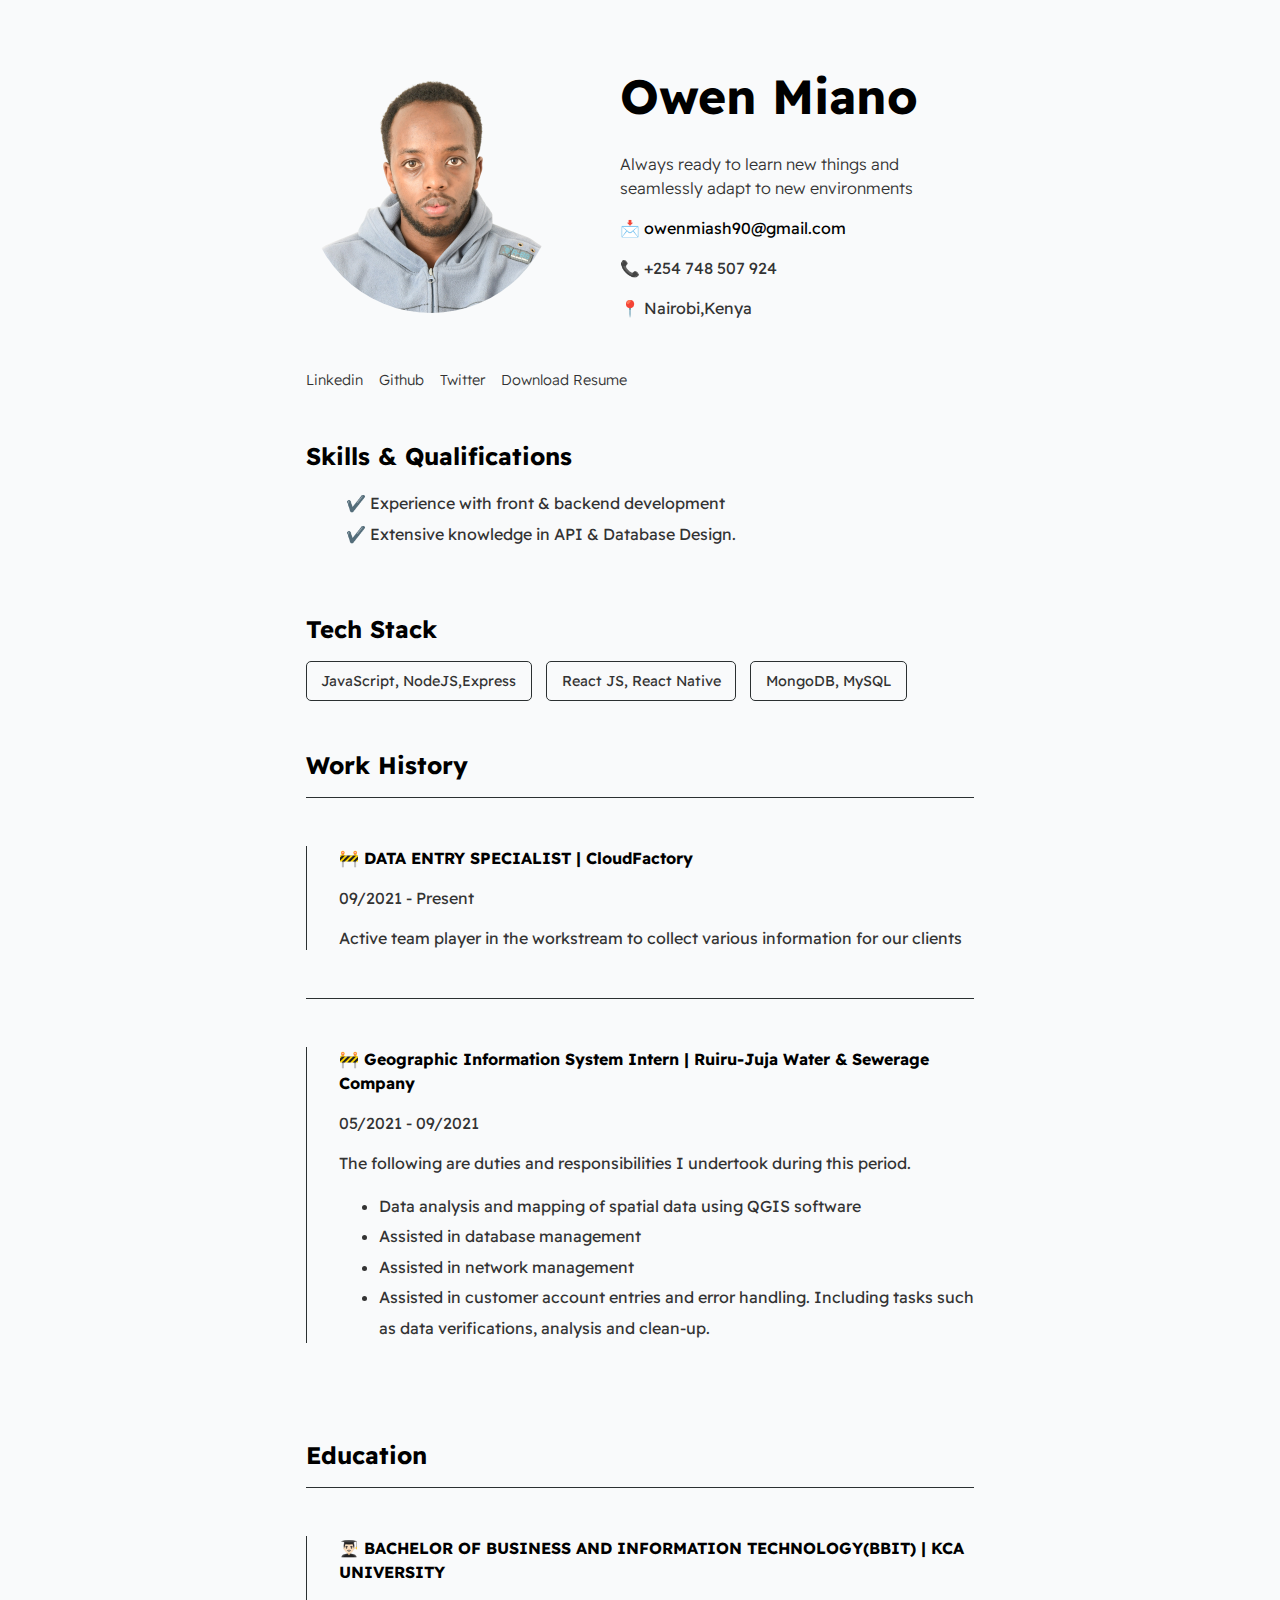
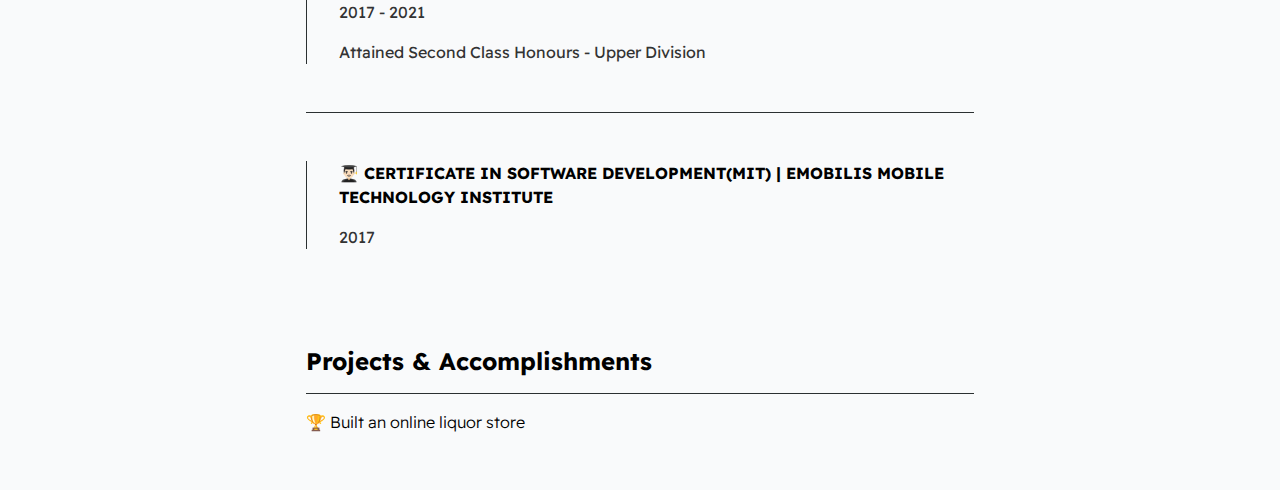
<file: index.html>
<!DOCTYPE html>
<html lang="en">
<head>
    <meta charset="UTF-8">
    <meta http-equiv="X-UA-Compatible" content="IE=edge">
    <meta name="viewport" content="width=device-width, initial-scale=1.0">
    <link rel="icon"  href="assets/images/owen.png">
    <link rel="stylesheet" href="styles/main.css">
    <title>Owen Miano Kabugi</title>
</head>
<body>
    <div id="container--main" >

        <section id="wrapper--hero" class="section--page">
            <img id="profile-pic" src="assets/images/owen.png" alt="profile photo">

            <div>
                <h1 id="user-name">Owen Miano</h1>
                <p id="bio">Always ready to learn new things and seamlessly adapt to new environments</p>
                <p id="email">📩 owenmiash90@gmail.com</p>
                <p>📞 +254 748 507 924</p>
                <p>📍 Nairobi,Kenya</p>
                
            </div>

        </section>
      
        <section class="section--page">
            <div id="socials--list">
                <a href="https://www.linkedin.com/in/owen-miano-262493198/" target="_blank">Linkedin</a>
                <a href="https://github.com/owenmiano" target="_blank">Github</a>
                <a href="https://twitter.com/miano_owen" target="_blank">Twitter</a>
                <a href="https://docs.google.com/document/d/14XMV1f4LqSW-tfVourm2_xNWM2b2TFpI/edit?usp=sharing&ouid=104748093985859818673&rtpof=true&sd=true" target="_blank">Download Resume</a>
            </div>
        </section>
      
        <section class="section--page">
            <h2>Skills & Qualifications</h2>
            <ul id="qualifications--list">
                <li>✔️ Experience with front & backend development</li>
                <li>✔️ Extensive knowledge in API & Database Design.</li>
                    
            </ul>
        </section>

        <section class="section--page">
            <h2>Tech Stack</h2>
            <div id="wrapper--techstack_items">
                <div class="card--techstack"><span>JavaScript, NodeJS,Express</span></div>
                <div class="card--techstack"><span>React JS, React Native</span></div>
                <div class="card--techstack"><span>MongoDB, MySQL</span></div>
            </div>
        </section>
        <section class="section--page" id="work-history-wrapper">
            <h2>Work History</h2>
            <div class="line-break"></div>

            <div class="card--work-history">
                <strong>🚧 DATA ENTRY SPECIALIST | CloudFactory</strong>
                <p>09/2021 - Present</p>
                <p>Active team player in the workstream to collect various information for our clients</p>
                
            </div>

            <div class="line-break"></div>

            <div class="card--work-history">
                <strong>🚧 Geographic Information System Intern | Ruiru-Juja Water & Sewerage Company</strong>
                <p>05/2021 - 09/2021</p>
                 <p>The following are duties and responsibilities I undertook during this period.</p>
                <ul>
                    <li>Data analysis and mapping of spatial data using QGIS software</li>
                    <li>Assisted in database management</li>
                    <li>Assisted in network management</li>
                    <li>Assisted in customer account entries and error handling. Including tasks such as data verifications, analysis and clean-up.</li>
                </ul>
            </div>
        </section>
        <section class="section--page" id="education-wrapper">
            <h2>Education</h2>
            <div class="line-break"></div>

            <div class="card--education">
                <strong>👨🏻‍🎓 BACHELOR OF BUSINESS AND INFORMATION TECHNOLOGY(BBIT) | KCA UNIVERSITY</strong>
                <p>2017 - 2021</p>
                <p>Attained Second Class Honours - Upper Division</p>                
            </div>

            <div class="line-break"></div>

            <div class="card--education">
                <strong>👨🏻‍🎓 CERTIFICATE IN SOFTWARE DEVELOPMENT(MIT) | EMOBILIS MOBILE TECHNOLOGY INSTITUTE</strong>
                <p>2017</p>
            </div>
        </section>

        <section class="section--page">
            <h2>Projects & Accomplishments</h2>

            <div class="card--project">
                <a href="projects/quest.html"><span>🏆 </span>Built an online liquor store</a>
            </div>

            

        </section>
    </div>
</body>
</html>
</file>
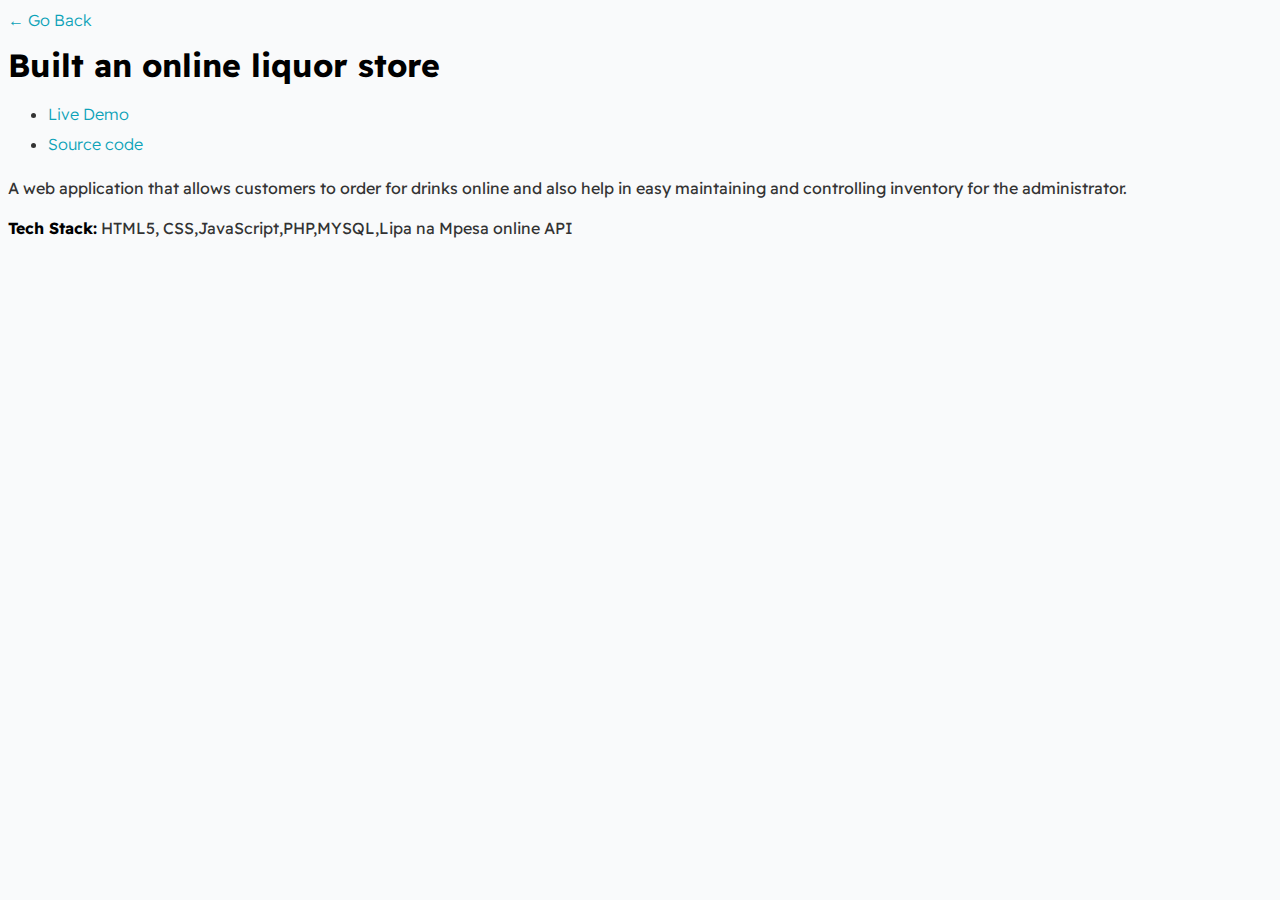
<file: projects/quest.html>
<!DOCTYPE html>
<html lang="en">
<head>
    <meta charset="UTF-8">
    <meta http-equiv="X-UA-Compatible" content="IE=edge">
    <link rel="stylesheet" href="/styles/main.css">
    <meta name="viewport" content="width=device-width, initial-scale=1.0">
    <title>Owen Miano Kabugi</title>
    <link rel="icon"  href="/assets/images/owen.png">

</head>
<body>
    <div class="container--main">
        <a href="../index.html">&#x2190; Go Back</a>
            <h1>Built an online liquor store</h1> 

            <ul>
                <li><a href="https://lliquor-store-app.herokuapp.com/" target="_blank">Live Demo</a></li>
                <li><a href="https://github.com/owenmiano/Online-Liquor-Store" target="_blank">Source code</a></li>
            </ul>
            <p>A web application that allows customers to order for drinks online and also help in easy maintaining and controlling inventory for the administrator.</p>
            <p><strong>Tech Stack:</strong> HTML5, CSS,JavaScript,PHP,MYSQL,Lipa na Mpesa online API </p>
    </div>
</body>
</html>
</file>
<file: styles/main.css>
@import url('https://fonts.googleapis.com/css2?family=Readex+Pro:wght@300;400;500;600;700&display=swap');
:root{
    --mainTextColor-light:#000;
    --secondaryTextColor-light:rgb(51 51 51);
    --mainLinkColor-light:#0da2b8;
    --mainBorderColor-light:rgb(218, 218, 218);
    --mainBgColor-light:rgb(249, 250,251);

    --mainTextColor-dark:#fff;
    --secondaryTextColor-dark:#adb0b1;
    --mainLinkColor-dark:rgb(30, 190,214);
    --mainBorderColor-dark:#2b3031;
    --mainBgColor-dark:#131415;
    
    --mainTextColor:var(--mainTextColor-dark);
    --secondaryTextColor:var(--secondaryTextColor-dark);
    --mainLinkColor:var(--mainLinkColor-dark);
    --mainBorderColor:var(--mainBorderColor-dark);
    --mainBgColor:var(--mainBgColor-dark);

}

*{
    font-family: 'Readex Pro';
    line-height: 1.5rem;
    box-sizing: border-box;
    color: #000;
}
body{
    background-color: rgb(249, 250,251);;
}
p, span, li{
    color: rgb(51 51 51);
    font-size: 1em;
}
a{
    text-decoration: none;
    color:#0da2b8 ;
    font-size: 500;
}
li{
    line-height: 1.9em;
}
#container--main{
    max-width: 700px;
    margin: 0 auto;
    padding: 1em;
}

.section--page{
    padding-top: 1em;
    padding-bottom: 1em;
}

#wrapper--hero{
    display: flex;
    align-items: center;
    gap: 4em;
}

#user-name{
    font-size: 3em;
    line-height: 1em;
}

#bio, a{
    font-weight: 300;
}

#profile-pic{
    width: 250px;
    height: 250px;
    object-fit: cover;
    border-radius: 50%;
}

#email{
    color: #000;
}

#socials--list{
    display: flex;
    justify-content: flex-start;
    column-gap: 1em;
    flex-wrap: wrap;
}

#socials--list a{
    font-weight: 300;
    color: rgb(51 51 51);
    font-size: 0.9em;
    transition: 0.3s;
}

#socials--list a:hover{
    font-weight: 100;
    color: #0da2b8 ;
    font-size: 0.9em;
}

#qualifications--list{
    list-style: none;
}

#wrapper--techstack_items{
    display: flex;
    flex-wrap: wrap;
    gap: 1em;
    font-size: 0.9em;
}
.card--techstack{
    border: 1px solid var(--mainBorderColor);
    border-radius: 5px;
    padding: 0.5em 1em;
    align-items: center;
}

.card--work-history{
    border-left:1px solid var(--mainBorderColor) ;
    margin-top: 3em;
    margin-bottom: 3em;
    padding-left: 2em;
}

.line-break{
    background-color: var(--mainBorderColor);
    height: 1px;
}

.card--education{
    border-left:1px solid var(--mainBorderColor) ;
    margin-top: 3em;
    margin-bottom: 3em;
    padding-left: 2em;
}

.card--project{
    padding-top: 1em;
    padding-bottom: 1em;
    border-top: 1px solid var(--mainBorderColor);
}

.card--project a{
    color:#000;

    transition: 0.3s;
}

.card--project a:hover{
    color: rgb(30, 190,214);

}

@media(max-width:600px){
    #wrapper--hero{
        flex-direction: column;
        gap: 1em;
        justify-content: center;
        align-items: center;
    }
    #profile-pic{
        width: 200px;
        height: 200px;
    }
    .section--page{
        padding-top: 1em;
        padding-bottom: 1em;
    }
    .card--work-history{
        border-left: none;
        padding-left: 0;
    }
    .card--education{
        border-left: none;
        padding-left: 0;
    }
}
</file>
